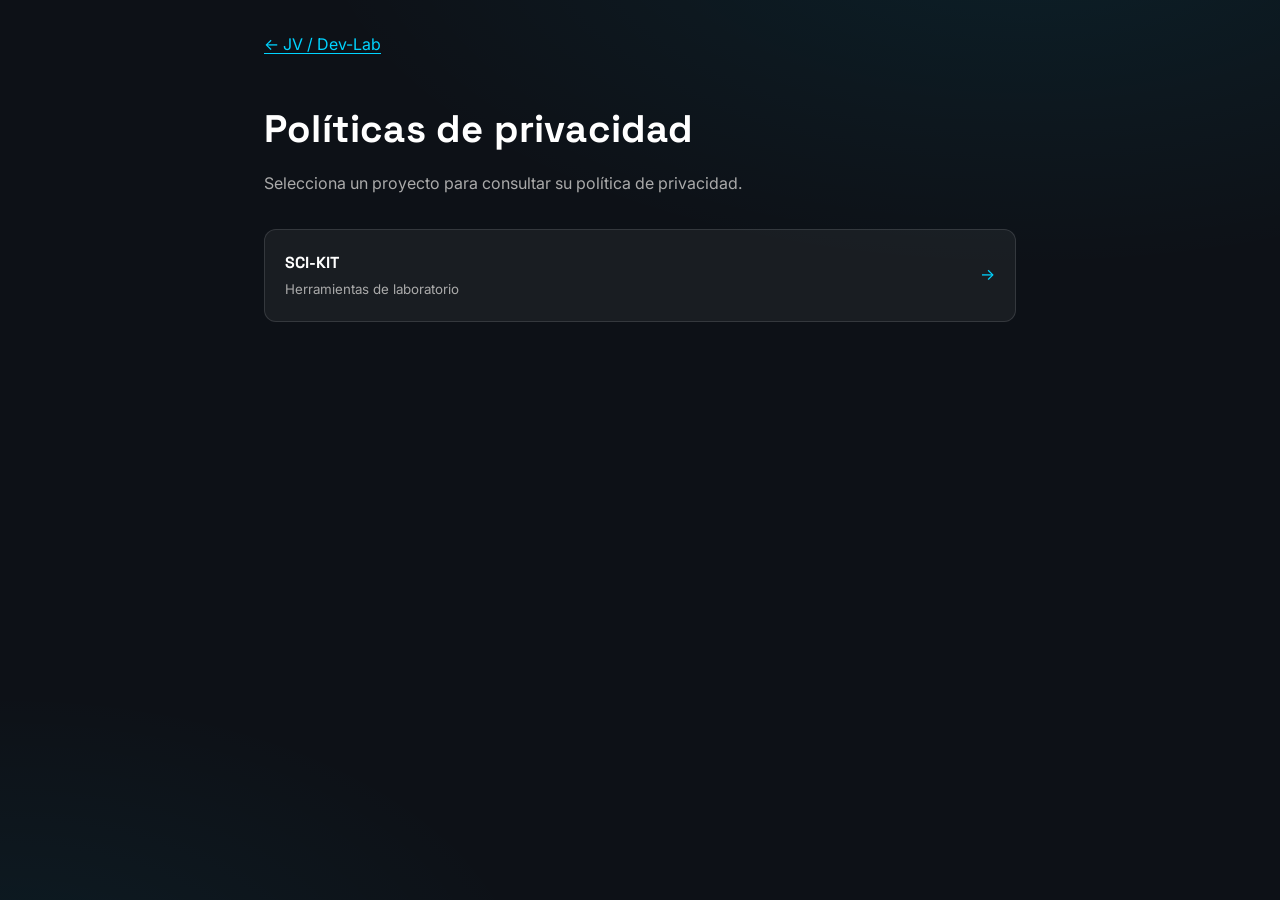
<file: docs/privacy-policies.html>
<!DOCTYPE html>
<html lang="es">
<head>
  <meta charset="UTF-8">
  <meta name="viewport" content="width=device-width, initial-scale=1.0">
  <title>Políticas de privacidad — JV / Dev-Lab</title>
  <meta name="description" content="Consulta la política de privacidad de cada proyecto de JV / Dev-Lab.">
  <meta name="theme-color" content="#0d1117">
  <link rel="icon" href="../assets/images/favicon.png" type="image/png">
  <link rel="preconnect" href="https://fonts.googleapis.com">
  <link rel="preconnect" href="https://fonts.gstatic.com" crossorigin>
  <link href="https://fonts.googleapis.com/css2?family=Inter:wght@400;600&family=Space+Grotesk:wght@500;700&display=swap" rel="stylesheet">
  <link rel="stylesheet" href="../assets/styles/style.css?v=3.0.0">
  <style>
    .policies-page { max-width: 800px; margin: 0 auto; padding: 32px 24px 64px; }
    .policies-back { display: inline-block; margin-bottom: 40px; color: var(--accent); text-underline-offset: 3px; }
    .policies-page h1 { font-size: clamp(1.6rem, 5vw, 2.4rem); margin-bottom: 12px; }
    .policies-intro { color: var(--muted); margin-bottom: 32px; }
    .policies-list { list-style: none; display: grid; gap: 12px; }
    .policies-list a { display: flex; align-items: center; justify-content: space-between; gap: 16px; padding: 20px; background: var(--card-bg); border: 1px solid rgba(255, 255, 255, 0.12); border-radius: 12px; color: var(--text-color); text-decoration: none; transition: background 0.2s ease, border-color 0.2s ease; }
    .policies-list a:hover, .policies-list a:focus-visible { background: var(--accent-soft); border-color: var(--accent); }
    .policies-list strong { font-family: var(--font-display); }
    .policies-list small { display: block; color: var(--muted); margin-top: 4px; }
    .policies-arrow { color: var(--accent); }
  </style>
</head>
<body>
  <a class="skip-link" href="#policies-list">Saltar a los proyectos</a>
  <main class="policies-page">
    <a class="policies-back" href="../index.html">← JV / Dev-Lab</a>
    <h1>Políticas de privacidad</h1>
    <p class="policies-intro">Selecciona un proyecto para consultar su política de privacidad.</p>
    <ul class="policies-list" id="policies-list" aria-label="Políticas por proyecto">
      <!-- Añadir un elemento li con su enlace por cada nueva política de proyecto. -->
      <li>
        <a href="./sci-kit-privacy-policy.html">
          <span><strong>SCI-KIT</strong><small>Herramientas de laboratorio</small></span>
          <span class="policies-arrow" aria-hidden="true">→</span>
        </a>
      </li>
    </ul>
  </main>
</body>
</html>
</file>
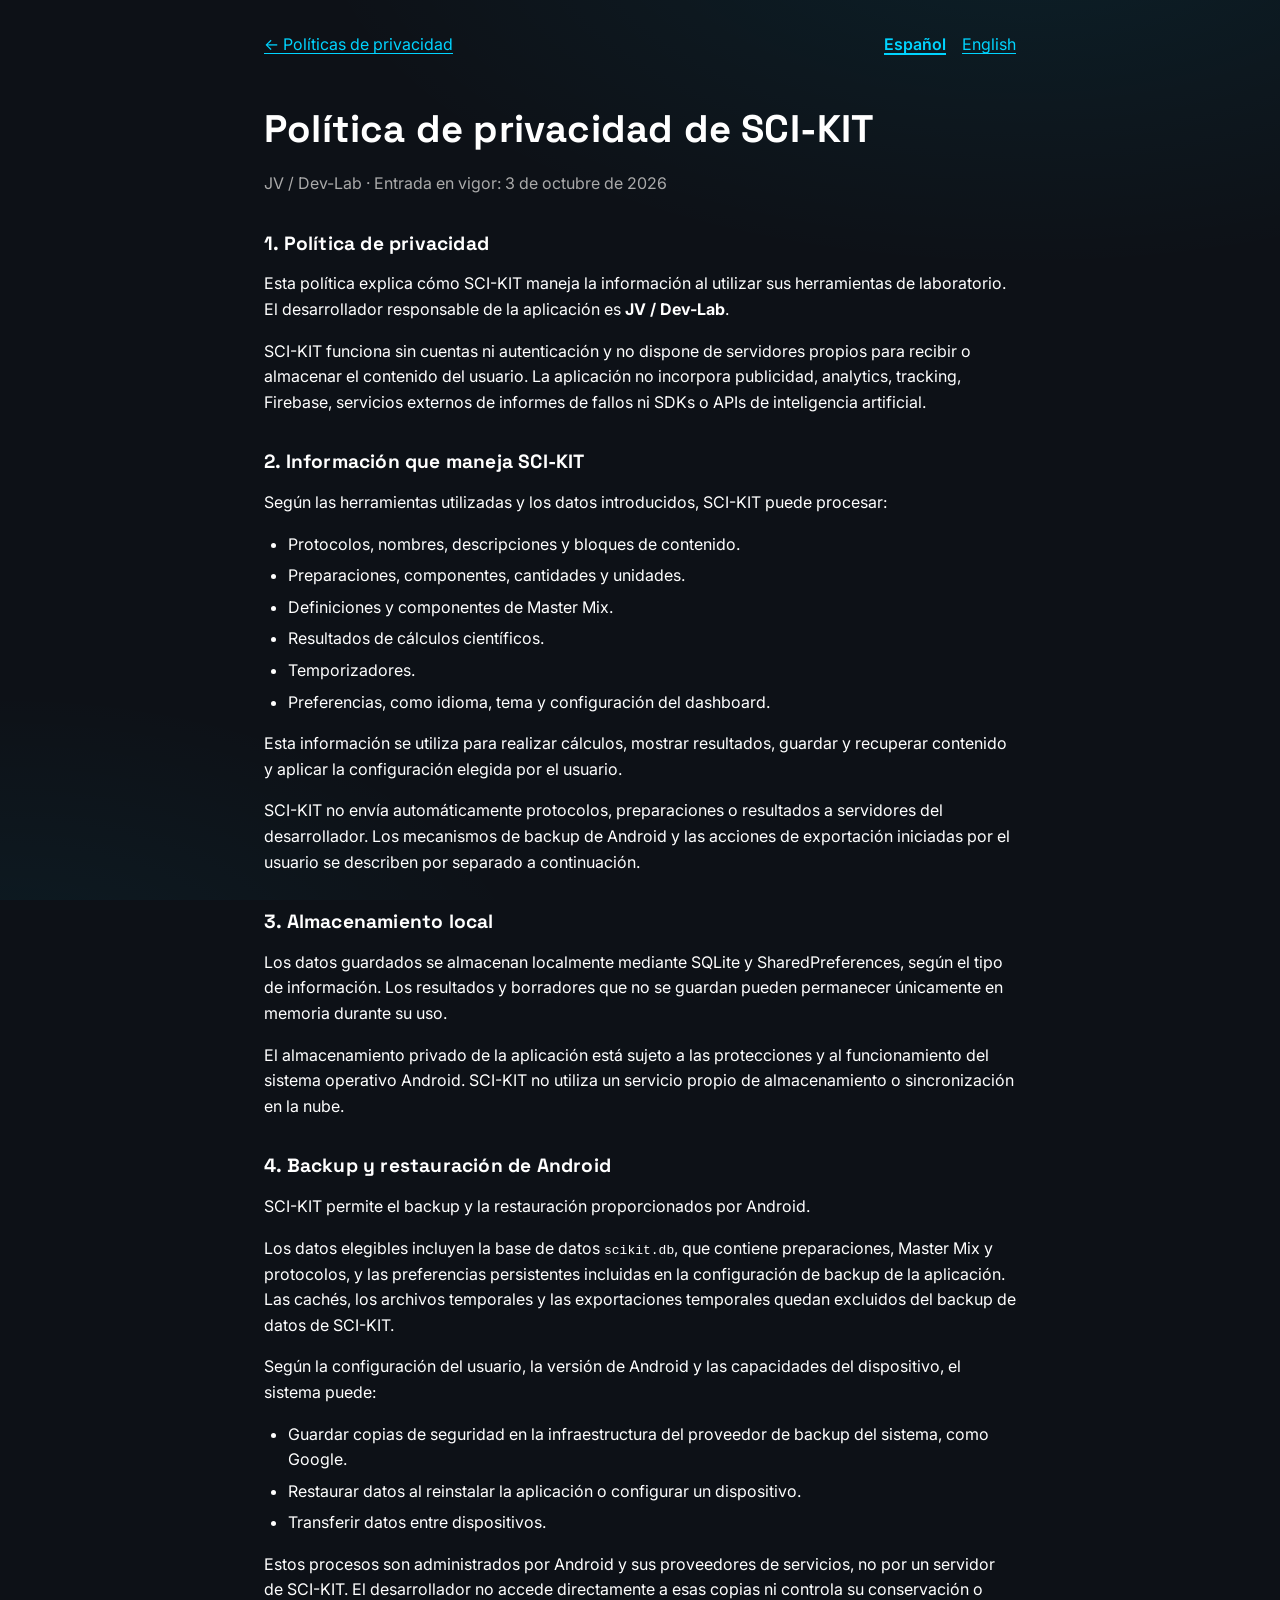
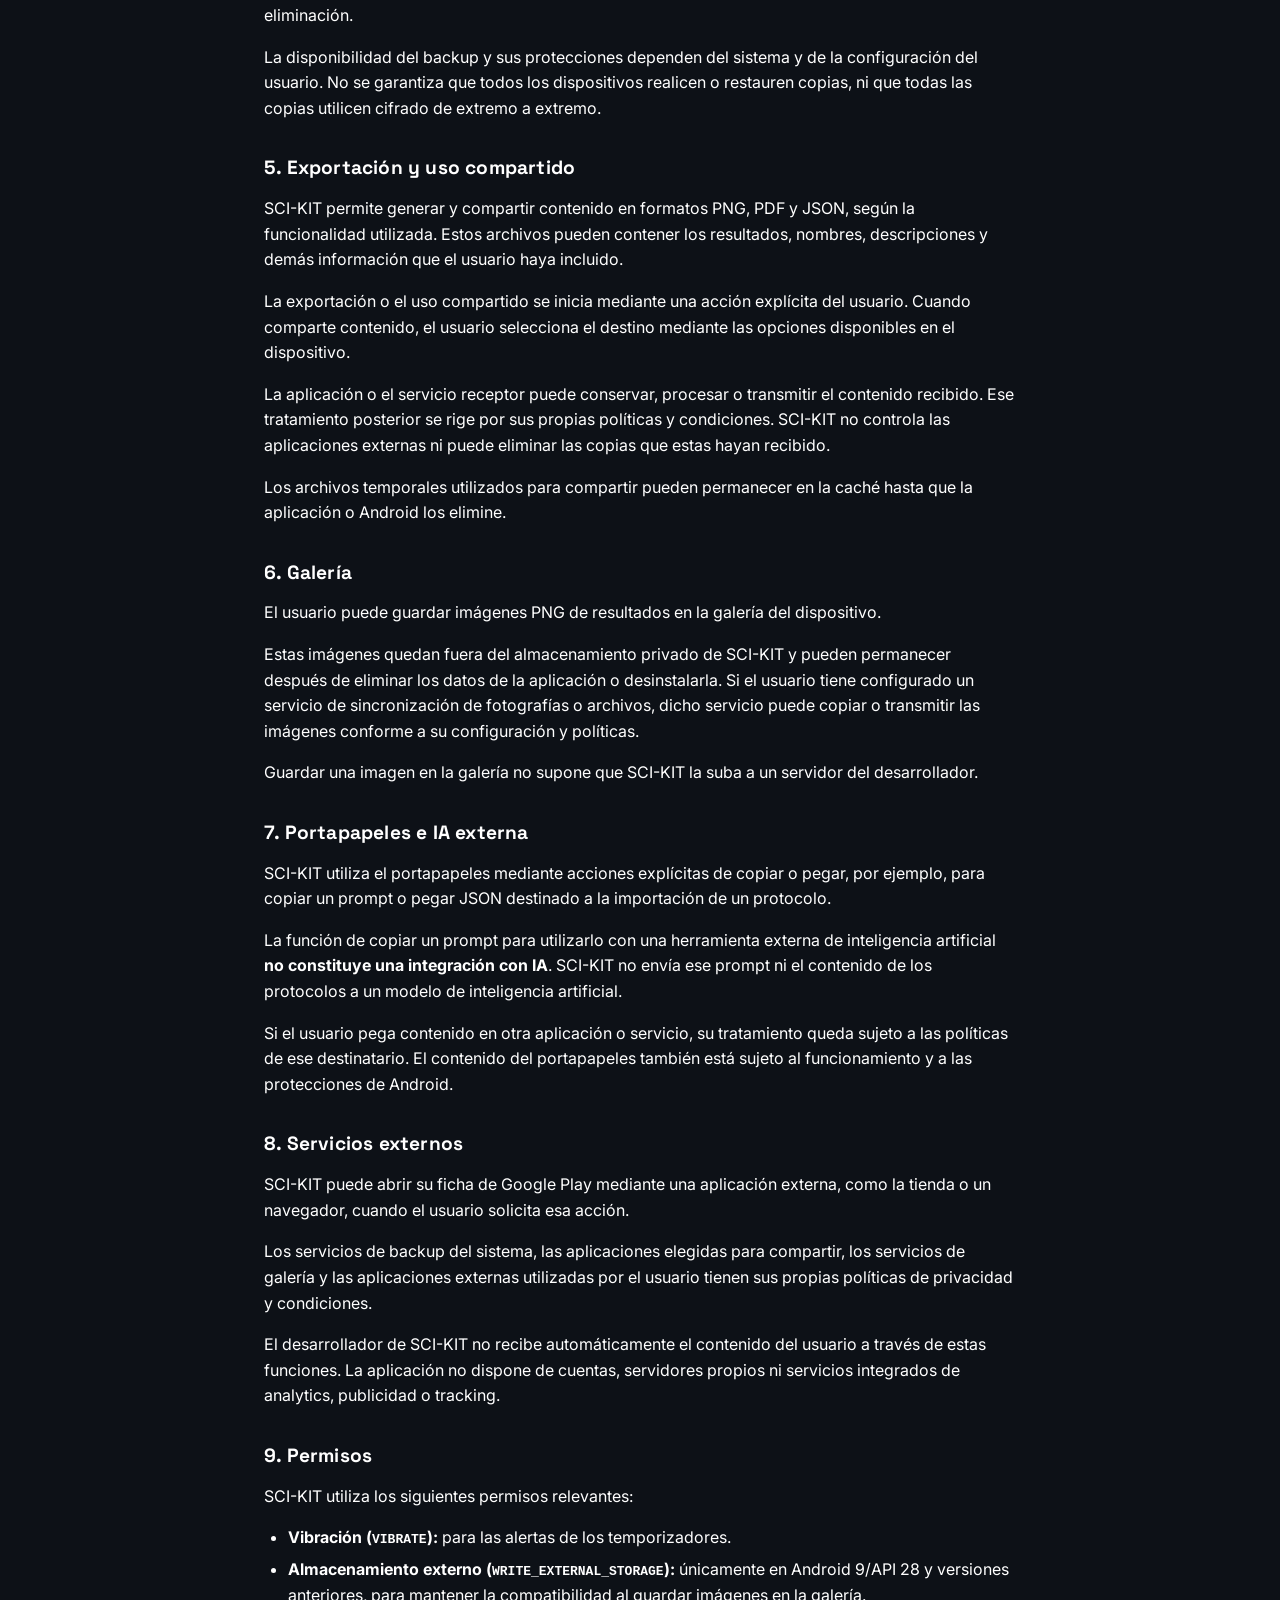
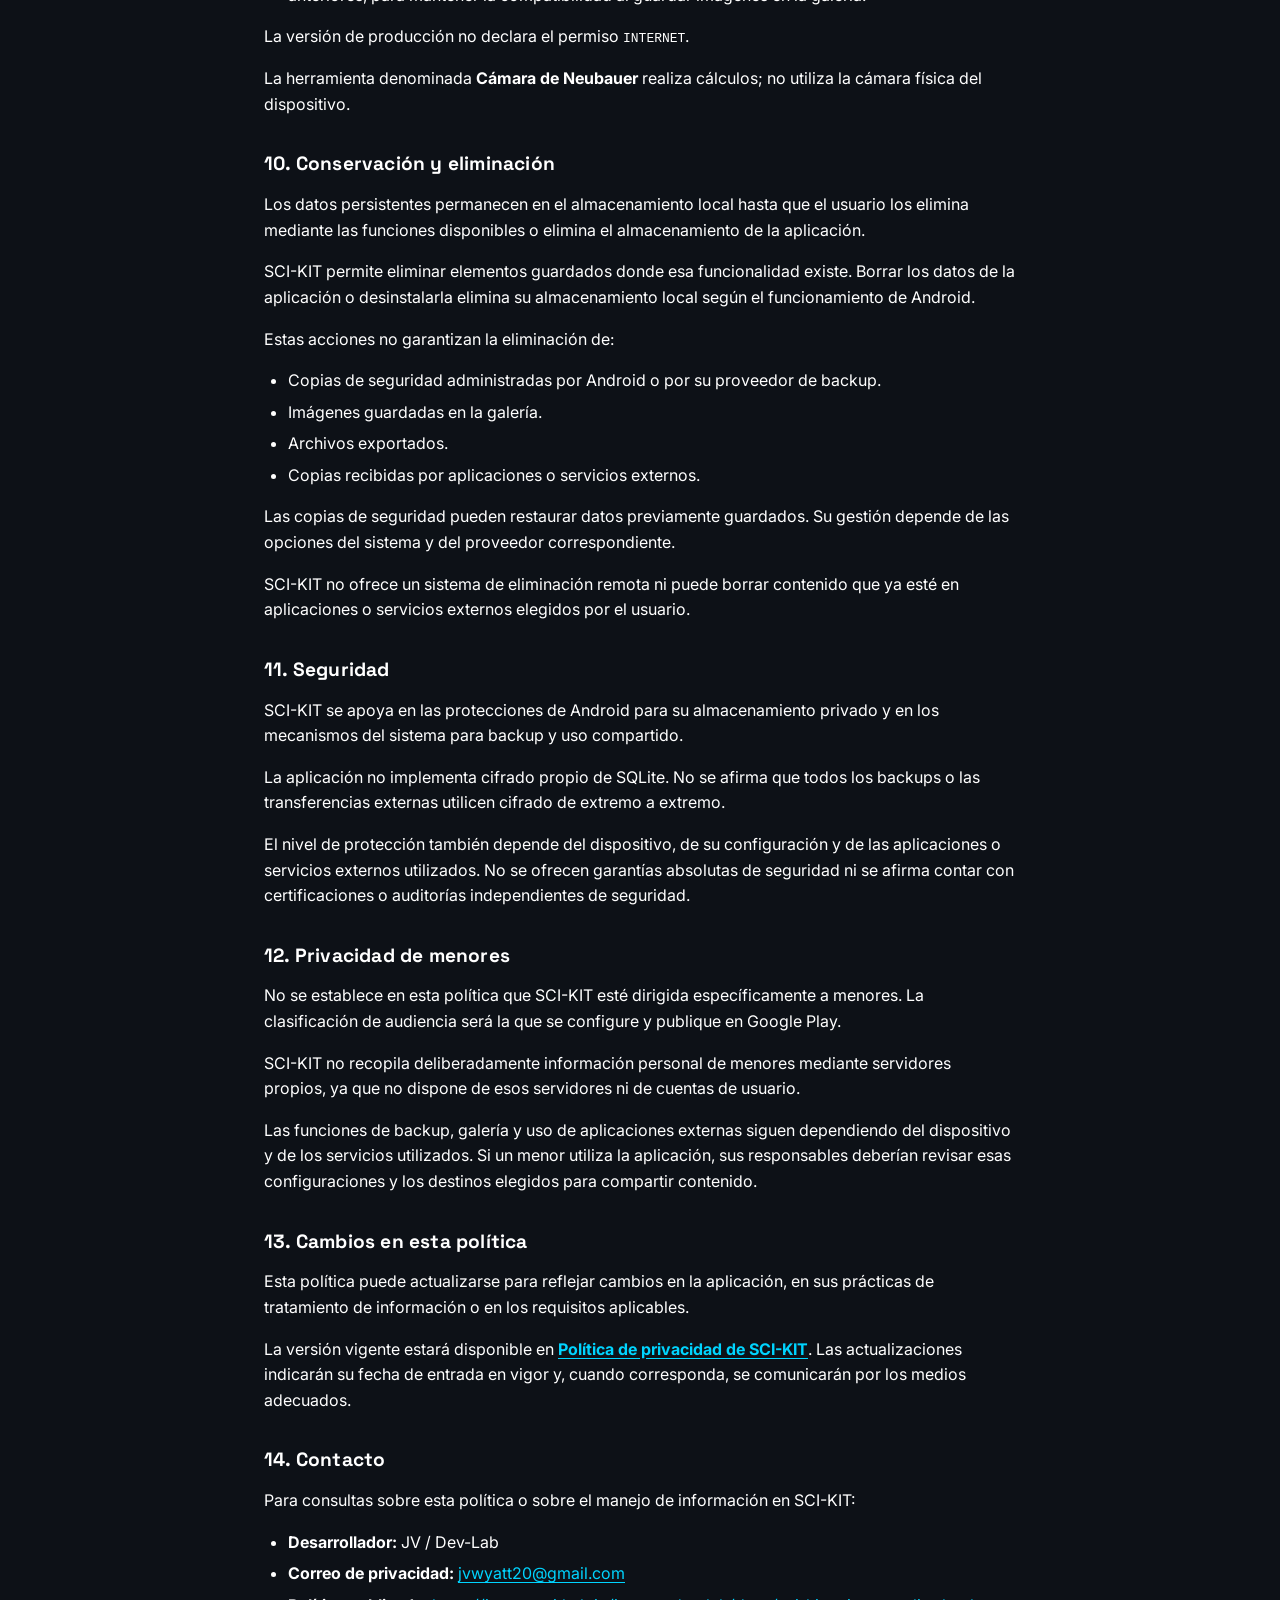
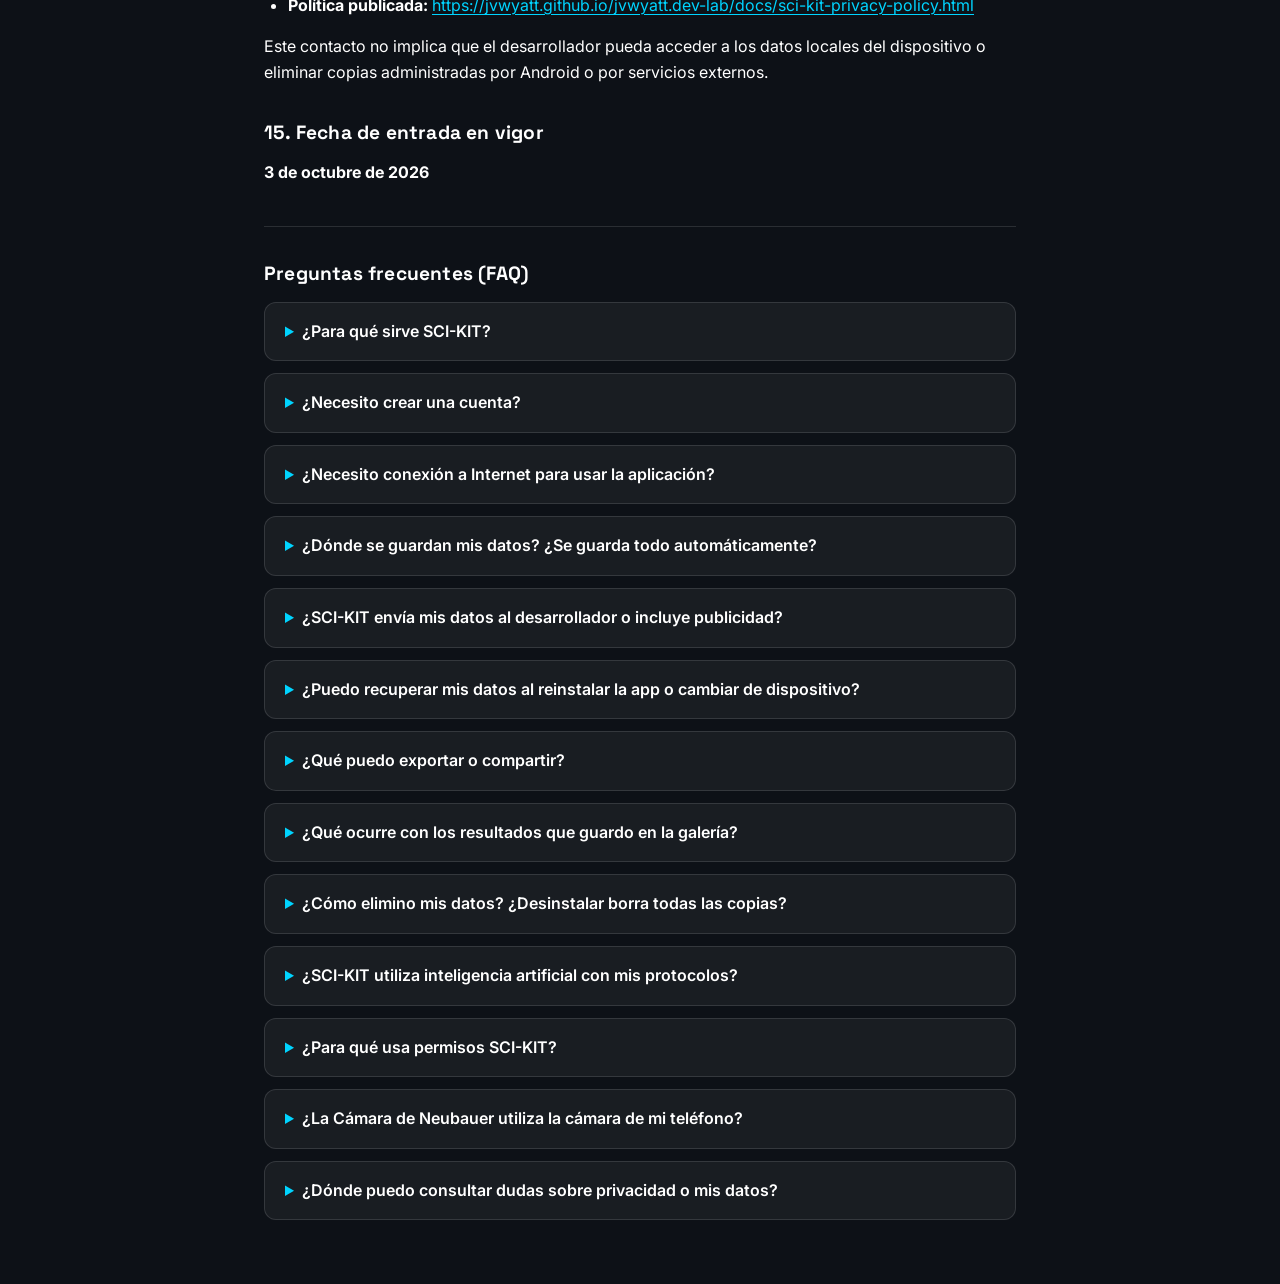
<file: docs/sci-kit-privacy-policy.html>
<!DOCTYPE html>
<html lang="es">
<head>
  <meta charset="UTF-8">
  <meta name="viewport" content="width=device-width, initial-scale=1.0">
  <title>Privacidad de SCI-KIT — JV / Dev-Lab</title>
  <meta name="description" content="Política de privacidad de SCI-KIT en español e inglés. Almacenamiento local, backup de Android, permisos y contacto.">
  <meta name="theme-color" content="#0d1117">
  <link rel="icon" href="../assets/images/favicon.png" type="image/png">
  <link rel="canonical" href="https://jvwyatt.github.io/jvwyatt.dev-lab/docs/sci-kit-privacy-policy.html">
  <link rel="preconnect" href="https://fonts.googleapis.com">
  <link rel="preconnect" href="https://fonts.gstatic.com" crossorigin>
  <link href="https://fonts.googleapis.com/css2?family=Inter:wght@400;600&family=Space+Grotesk:wght@500;700&display=swap" rel="stylesheet">
  <link rel="stylesheet" href="../assets/styles/style.css?v=3.0.0">
  <style>
    .policy-page { max-width: 800px; margin: 0 auto; padding: 32px 24px 64px; }
    .policy-page a { color: var(--accent); text-underline-offset: 3px; overflow-wrap: anywhere; }
    .policy-nav { display: flex; flex-wrap: wrap; justify-content: space-between; gap: 16px; margin-bottom: 40px; }
    .policy-languages { display: flex; flex-wrap: wrap; gap: 16px; }
    .policy-languages a[aria-current="true"] { font-weight: 600; text-decoration-thickness: 2px; }
    .policy-page h1 { font-size: clamp(1.6rem, 5vw, 2.4rem); margin-bottom: 12px; }
    .policy-meta { color: var(--muted); margin-bottom: 32px; }
    .policy-page article { scroll-margin-top: 24px; }
    .policy-page article + article { margin-top: 56px; padding-top: 40px; border-top: 1px solid rgba(255, 255, 255, 0.12); }
    .policy-single-language article + article { margin-top: 0; padding-top: 0; border-top: 0; }
    .policy-page article h2 { font-size: 1.2rem; margin: 32px 0 12px; }
    .policy-page article p, .policy-page article ul { margin-bottom: 16px; }
    .policy-page article ul { padding-left: 24px; }
    .policy-page article li + li { margin-top: 6px; }
    .policy-page code { overflow-wrap: anywhere; }
    .policy-page .scikit-faq { max-width: none; margin: 40px 0 0; padding: 0; border-top: 1px solid rgba(255, 255, 255, 0.12); }
    .policy-page .scikit-faq h2 { text-align: left; }
    .scikit-faq details { margin-top: 12px; background: var(--card-bg); border: 1px solid rgba(255, 255, 255, 0.12); border-radius: 12px; overflow-wrap: anywhere; }
    .scikit-faq summary { padding: 16px 20px; font-weight: 600; cursor: pointer; }
    .scikit-faq summary::marker { color: var(--accent); }
    .scikit-faq summary:hover { color: var(--accent); }
    .scikit-faq details[open] { border-color: var(--accent); }
    .policy-page .scikit-faq details p { margin: 0; padding: 0 20px 20px; }
  </style>
</head>
<body>
  <a class="skip-link" href="#es">Saltar a la política</a>
  <main class="policy-page">
    <nav class="policy-nav" aria-label="Navegación de la política">
      <a class="policy-back" href="./privacy-policies.html">← Políticas de privacidad</a>
      <div class="policy-languages">
        <a href="#es" lang="es" hreflang="es">Español</a>
        <a href="#en" lang="en" hreflang="en">English</a>
      </div>
    </nav>
    <h1>Política de privacidad de SCI-KIT</h1>
    <p class="policy-meta">JV / Dev-Lab · Entrada en vigor: <time datetime="2026-10-03">3 de octubre de 2026</time></p>

    <article id="es" lang="es" aria-label="Política completa en español">
      <h2>1. Política de privacidad</h2>
      <p>Esta política explica cómo SCI-KIT maneja la información al utilizar sus herramientas de laboratorio. El desarrollador responsable de la aplicación es <strong>JV / Dev-Lab</strong>.</p>
      <p>SCI-KIT funciona sin cuentas ni autenticación y no dispone de servidores propios para recibir o almacenar el contenido del usuario. La aplicación no incorpora publicidad, analytics, tracking, Firebase, servicios externos de informes de fallos ni SDKs o APIs de inteligencia artificial.</p>

      <h2>2. Información que maneja SCI-KIT</h2>
      <p>Según las herramientas utilizadas y los datos introducidos, SCI-KIT puede procesar:</p>
      <ul>
        <li>Protocolos, nombres, descripciones y bloques de contenido.</li>
        <li>Preparaciones, componentes, cantidades y unidades.</li>
        <li>Definiciones y componentes de Master Mix.</li>
        <li>Resultados de cálculos científicos.</li>
        <li>Temporizadores.</li>
        <li>Preferencias, como idioma, tema y configuración del dashboard.</li>
      </ul>
      <p>Esta información se utiliza para realizar cálculos, mostrar resultados, guardar y recuperar contenido y aplicar la configuración elegida por el usuario.</p>
      <p>SCI-KIT no envía automáticamente protocolos, preparaciones o resultados a servidores del desarrollador. Los mecanismos de backup de Android y las acciones de exportación iniciadas por el usuario se describen por separado a continuación.</p>

      <h2>3. Almacenamiento local</h2>
      <p>Los datos guardados se almacenan localmente mediante SQLite y SharedPreferences, según el tipo de información. Los resultados y borradores que no se guardan pueden permanecer únicamente en memoria durante su uso.</p>
      <p>El almacenamiento privado de la aplicación está sujeto a las protecciones y al funcionamiento del sistema operativo Android. SCI-KIT no utiliza un servicio propio de almacenamiento o sincronización en la nube.</p>

      <h2>4. Backup y restauración de Android</h2>
      <p>SCI-KIT permite el backup y la restauración proporcionados por Android.</p>
      <p>Los datos elegibles incluyen la base de datos <code>scikit.db</code>, que contiene preparaciones, Master Mix y protocolos, y las preferencias persistentes incluidas en la configuración de backup de la aplicación. Las cachés, los archivos temporales y las exportaciones temporales quedan excluidos del backup de datos de SCI-KIT.</p>
      <p>Según la configuración del usuario, la versión de Android y las capacidades del dispositivo, el sistema puede:</p>
      <ul>
        <li>Guardar copias de seguridad en la infraestructura del proveedor de backup del sistema, como Google.</li>
        <li>Restaurar datos al reinstalar la aplicación o configurar un dispositivo.</li>
        <li>Transferir datos entre dispositivos.</li>
      </ul>
      <p>Estos procesos son administrados por Android y sus proveedores de servicios, no por un servidor de SCI-KIT. El desarrollador no accede directamente a esas copias ni controla su conservación o eliminación.</p>
      <p>La disponibilidad del backup y sus protecciones dependen del sistema y de la configuración del usuario. No se garantiza que todos los dispositivos realicen o restauren copias, ni que todas las copias utilicen cifrado de extremo a extremo.</p>

      <h2>5. Exportación y uso compartido</h2>
      <p>SCI-KIT permite generar y compartir contenido en formatos PNG, PDF y JSON, según la funcionalidad utilizada. Estos archivos pueden contener los resultados, nombres, descripciones y demás información que el usuario haya incluido.</p>
      <p>La exportación o el uso compartido se inicia mediante una acción explícita del usuario. Cuando comparte contenido, el usuario selecciona el destino mediante las opciones disponibles en el dispositivo.</p>
      <p>La aplicación o el servicio receptor puede conservar, procesar o transmitir el contenido recibido. Ese tratamiento posterior se rige por sus propias políticas y condiciones. SCI-KIT no controla las aplicaciones externas ni puede eliminar las copias que estas hayan recibido.</p>
      <p>Los archivos temporales utilizados para compartir pueden permanecer en la caché hasta que la aplicación o Android los elimine.</p>

      <h2>6. Galería</h2>
      <p>El usuario puede guardar imágenes PNG de resultados en la galería del dispositivo.</p>
      <p>Estas imágenes quedan fuera del almacenamiento privado de SCI-KIT y pueden permanecer después de eliminar los datos de la aplicación o desinstalarla. Si el usuario tiene configurado un servicio de sincronización de fotografías o archivos, dicho servicio puede copiar o transmitir las imágenes conforme a su configuración y políticas.</p>
      <p>Guardar una imagen en la galería no supone que SCI-KIT la suba a un servidor del desarrollador.</p>

      <h2>7. Portapapeles e IA externa</h2>
      <p>SCI-KIT utiliza el portapapeles mediante acciones explícitas de copiar o pegar, por ejemplo, para copiar un prompt o pegar JSON destinado a la importación de un protocolo.</p>
      <p>La función de copiar un prompt para utilizarlo con una herramienta externa de inteligencia artificial <strong>no constituye una integración con IA</strong>. SCI-KIT no envía ese prompt ni el contenido de los protocolos a un modelo de inteligencia artificial.</p>
      <p>Si el usuario pega contenido en otra aplicación o servicio, su tratamiento queda sujeto a las políticas de ese destinatario. El contenido del portapapeles también está sujeto al funcionamiento y a las protecciones de Android.</p>

      <h2>8. Servicios externos</h2>
      <p>SCI-KIT puede abrir su ficha de Google Play mediante una aplicación externa, como la tienda o un navegador, cuando el usuario solicita esa acción.</p>
      <p>Los servicios de backup del sistema, las aplicaciones elegidas para compartir, los servicios de galería y las aplicaciones externas utilizadas por el usuario tienen sus propias políticas de privacidad y condiciones.</p>
      <p>El desarrollador de SCI-KIT no recibe automáticamente el contenido del usuario a través de estas funciones. La aplicación no dispone de cuentas, servidores propios ni servicios integrados de analytics, publicidad o tracking.</p>

      <h2>9. Permisos</h2>
      <p>SCI-KIT utiliza los siguientes permisos relevantes:</p>
      <ul>
        <li><strong>Vibración (<code>VIBRATE</code>):</strong> para las alertas de los temporizadores.</li>
        <li><strong>Almacenamiento externo (<code>WRITE_EXTERNAL_STORAGE</code>):</strong> únicamente en Android 9/API 28 y versiones anteriores, para mantener la compatibilidad al guardar imágenes en la galería.</li>
      </ul>
      <p>La versión de producción no declara el permiso <code>INTERNET</code>.</p>
      <p>La herramienta denominada <strong>Cámara de Neubauer</strong> realiza cálculos; no utiliza la cámara física del dispositivo.</p>

      <h2>10. Conservación y eliminación</h2>
      <p>Los datos persistentes permanecen en el almacenamiento local hasta que el usuario los elimina mediante las funciones disponibles o elimina el almacenamiento de la aplicación.</p>
      <p>SCI-KIT permite eliminar elementos guardados donde esa funcionalidad existe. Borrar los datos de la aplicación o desinstalarla elimina su almacenamiento local según el funcionamiento de Android.</p>
      <p>Estas acciones no garantizan la eliminación de:</p>
      <ul>
        <li>Copias de seguridad administradas por Android o por su proveedor de backup.</li>
        <li>Imágenes guardadas en la galería.</li>
        <li>Archivos exportados.</li>
        <li>Copias recibidas por aplicaciones o servicios externos.</li>
      </ul>
      <p>Las copias de seguridad pueden restaurar datos previamente guardados. Su gestión depende de las opciones del sistema y del proveedor correspondiente.</p>
      <p>SCI-KIT no ofrece un sistema de eliminación remota ni puede borrar contenido que ya esté en aplicaciones o servicios externos elegidos por el usuario.</p>

      <h2>11. Seguridad</h2>
      <p>SCI-KIT se apoya en las protecciones de Android para su almacenamiento privado y en los mecanismos del sistema para backup y uso compartido.</p>
      <p>La aplicación no implementa cifrado propio de SQLite. No se afirma que todos los backups o las transferencias externas utilicen cifrado de extremo a extremo.</p>
      <p>El nivel de protección también depende del dispositivo, de su configuración y de las aplicaciones o servicios externos utilizados. No se ofrecen garantías absolutas de seguridad ni se afirma contar con certificaciones o auditorías independientes de seguridad.</p>

      <h2>12. Privacidad de menores</h2>
      <p>No se establece en esta política que SCI-KIT esté dirigida específicamente a menores. La clasificación de audiencia será la que se configure y publique en Google Play.</p>
      <p>SCI-KIT no recopila deliberadamente información personal de menores mediante servidores propios, ya que no dispone de esos servidores ni de cuentas de usuario.</p>
      <p>Las funciones de backup, galería y uso de aplicaciones externas siguen dependiendo del dispositivo y de los servicios utilizados. Si un menor utiliza la aplicación, sus responsables deberían revisar esas configuraciones y los destinos elegidos para compartir contenido.</p>

      <h2>13. Cambios en esta política</h2>
      <p>Esta política puede actualizarse para reflejar cambios en la aplicación, en sus prácticas de tratamiento de información o en los requisitos aplicables.</p>
      <p>La versión vigente estará disponible en <strong><a href="https://jvwyatt.github.io/jvwyatt.dev-lab/docs/sci-kit-privacy-policy.html">Política de privacidad de SCI-KIT</a></strong>. Las actualizaciones indicarán su fecha de entrada en vigor y, cuando corresponda, se comunicarán por los medios adecuados.</p>

      <h2>14. Contacto</h2>
      <p>Para consultas sobre esta política o sobre el manejo de información en SCI-KIT:</p>
      <ul>
        <li><strong>Desarrollador:</strong> JV / Dev-Lab</li>
        <li><strong>Correo de privacidad:</strong> <a href="mailto:jvwyatt20@gmail.com">jvwyatt20@gmail.com</a></li>
        <li><strong>Política publicada:</strong> <a href="https://jvwyatt.github.io/jvwyatt.dev-lab/docs/sci-kit-privacy-policy.html">https://jvwyatt.github.io/jvwyatt.dev-lab/docs/sci-kit-privacy-policy.html</a></li>
      </ul>
      <p>Este contacto no implica que el desarrollador pueda acceder a los datos locales del dispositivo o eliminar copias administradas por Android o por servicios externos.</p>

      <h2>15. Fecha de entrada en vigor</h2>
      <p><strong><time datetime="2026-10-03">3 de octubre de 2026</time></strong></p>

      <section class="scikit-faq" aria-labelledby="faq-es-title">
        <h2 id="faq-es-title">Preguntas frecuentes (FAQ)</h2>
        <details>
          <summary>¿Para qué sirve SCI-KIT?</summary>
          <p>SCI-KIT reúne herramientas de laboratorio para realizar cálculos científicos, trabajar con preparaciones, Master Mix y protocolos, y utilizar temporizadores. También permite guardar y recuperar contenido y ajustar preferencias como el idioma, el tema y el dashboard.</p>
        </details>
        <details>
          <summary>¿Necesito crear una cuenta?</summary>
          <p>No. SCI-KIT funciona sin cuentas ni inicio de sesión.</p>
        </details>
        <details>
          <summary>¿Necesito conexión a Internet para usar la aplicación?</summary>
          <p>Las herramientas de SCI-KIT funcionan localmente y la versión de producción no declara el permiso de Internet. Los servicios externos que elijas usar, como Google Play o una aplicación para compartir archivos, y las copias de seguridad de Android pueden necesitar conexión.</p>
        </details>
        <details>
          <summary>¿Dónde se guardan mis datos? ¿Se guarda todo automáticamente?</summary>
          <p>El contenido guardado y las preferencias se almacenan en el dispositivo. Los resultados y borradores que no guardes pueden permanecer solo en memoria durante su uso; no debes asumir que se conservarán. SCI-KIT no tiene un servicio propio de almacenamiento o sincronización en la nube.</p>
        </details>
        <details>
          <summary>¿SCI-KIT envía mis datos al desarrollador o incluye publicidad?</summary>
          <p>No envía automáticamente tus protocolos, preparaciones ni resultados al desarrollador y no tiene servidores propios para recibirlos. Tampoco incorpora publicidad, analítica, seguimiento ni servicios externos de informes de fallos. Las copias de Android y las aplicaciones externas que uses se rigen por sus propias condiciones.</p>
        </details>
        <details>
          <summary>¿Puedo recuperar mis datos al reinstalar la app o cambiar de dispositivo?</summary>
          <p>Android puede realizar copias, restaurar datos y transferirlos entre dispositivos, según su versión, el dispositivo y tu configuración. Los datos elegibles incluyen preparaciones, Master Mix, protocolos y preferencias persistentes; no incluyen cachés ni exportaciones temporales. La creación y restauración de copias no está garantizada y el desarrollador no puede acceder directamente a ellas.</p>
        </details>
        <details>
          <summary>¿Qué puedo exportar o compartir?</summary>
          <p>Según la herramienta, puedes generar y compartir contenido en PNG, PDF o JSON. Tú inicias la acción y eliges el destino. Los archivos pueden incluir resultados, nombres y descripciones que hayas introducido; la aplicación receptora los tratará según sus propias políticas.</p>
        </details>
        <details>
          <summary>¿Qué ocurre con los resultados que guardo en la galería?</summary>
          <p>Las imágenes PNG se guardan fuera del almacenamiento privado de SCI-KIT y pueden permanecer tras desinstalarla. Guardarlas no las envía al desarrollador, pero un servicio de sincronización de fotos o archivos puede copiarlas según tu configuración.</p>
        </details>
        <details>
          <summary>¿Cómo elimino mis datos? ¿Desinstalar borra todas las copias?</summary>
          <p>Puedes eliminar elementos guardados donde exista esa opción, borrar los datos de la aplicación desde Android o desinstalarla para eliminar su almacenamiento local. Esto no garantiza borrar copias de seguridad, imágenes de la galería, exportaciones ni archivos compartidos. Debes gestionar esas copias en el sistema o servicio correspondiente; un backup puede restaurar datos anteriores.</p>
        </details>
        <details>
          <summary>¿SCI-KIT utiliza inteligencia artificial con mis protocolos?</summary>
          <p>No integra servicios de IA ni envía protocolos a un modelo. Copiar un prompt solo lo coloca en el portapapeles; también puedes pegar JSON para importar un protocolo. Si pegas contenido en una herramienta externa de IA, se aplican las políticas de esa herramienta.</p>
        </details>
        <details>
          <summary>¿Para qué usa permisos SCI-KIT?</summary>
          <p>La vibración se utiliza para las alertas de los temporizadores. En Android 9 y versiones anteriores, el permiso de almacenamiento externo permite guardar imágenes en la galería.</p>
        </details>
        <details>
          <summary>¿La Cámara de Neubauer utiliza la cámara de mi teléfono?</summary>
          <p>No. El nombre se refiere a un portaobjetos especial utilizado para contar células al microscopio. La herramienta de SCI-KIT facilita los cálculos asociados a ese recuento, sin utilizar la cámara del teléfono.</p>
        </details>
        <details>
          <summary>¿Dónde puedo consultar dudas sobre privacidad o mis datos?</summary>
          <p>Consulta la <a href="#es">política de privacidad completa</a> de esta página. Si tu duda no está resuelta, puedes escribir a <a href="mailto:jvwyatt20@gmail.com">jvwyatt20@gmail.com</a>, el contacto publicado para privacidad y manejo de información. El desarrollador no puede acceder a tus datos locales ni borrar copias gestionadas por Android o servicios externos.</p>
        </details>
      </section>
    </article>

    <article id="en" lang="en" aria-labelledby="english-title">
      <h2 id="english-title">SCI-KIT Privacy Policy</h2>
      <h2>1. Privacy Policy</h2>
      <p>This policy explains how SCI-KIT handles information when you use its laboratory tools. The developer responsible for the application is <strong>JV / Dev-Lab</strong>.</p>
      <p>SCI-KIT operates without accounts or authentication and does not have its own servers to receive or store user content. The application does not incorporate advertising, analytics, tracking, Firebase, external crash-reporting services, or artificial intelligence SDKs or APIs.</p>

      <h2>2. Information SCI-KIT handles</h2>
      <p>Depending on the tools used and the information entered, SCI-KIT may process:</p>
      <ul>
        <li>Protocols, names, descriptions, and content blocks.</li>
        <li>Preparations, components, quantities, and units.</li>
        <li>Master Mix definitions and components.</li>
        <li>Scientific calculation results.</li>
        <li>Timers.</li>
        <li>Preferences, such as language, theme, and dashboard configuration.</li>
      </ul>
      <p>This information is used to perform calculations, display results, save and retrieve content, and apply the settings selected by the user.</p>
      <p>SCI-KIT does not automatically send protocols, preparations, or results to the developer’s servers. Android backup mechanisms and user-initiated export actions are described separately below.</p>

      <h2>3. Local storage</h2>
      <p>Saved data is stored locally using SQLite and SharedPreferences, depending on the type of information. Results and drafts that are not saved may remain only in memory while in use.</p>
      <p>The application’s private storage is subject to the protections and operation of the Android operating system. SCI-KIT does not use its own cloud storage or synchronization service.</p>

      <h2>4. Android backup and restoration</h2>
      <p>SCI-KIT allows backup and restoration provided by Android.</p>
      <p>Eligible data includes the <code>scikit.db</code> database, which contains preparations, Master Mix, and protocols, and the persistent preferences included in the application’s backup configuration. Caches, temporary files, and temporary exports are excluded from SCI-KIT’s app-data backup.</p>
      <p>Depending on the user’s settings, the Android version, and the device’s capabilities, the system may:</p>
      <ul>
        <li>Store backups in the infrastructure of the system’s backup provider, such as Google.</li>
        <li>Restore data when the application is reinstalled or a device is set up.</li>
        <li>Transfer data between devices.</li>
      </ul>
      <p>These processes are managed by Android and its service providers, not by a SCI-KIT server. The developer does not directly access these backups or control their retention or deletion.</p>
      <p>Backup availability and protections depend on the system and the user’s settings. There is no guarantee that every device will create or restore backups or that every backup will use end-to-end encryption.</p>

      <h2>5. Exporting and sharing</h2>
      <p>SCI-KIT allows content to be generated and shared in PNG, PDF, and JSON formats, depending on the feature used. These files may contain results, names, descriptions, and other information included by the user.</p>
      <p>Exporting or sharing is initiated by an explicit user action. When sharing content, the user selects the destination through the options available on the device.</p>
      <p>The receiving application or service may retain, process, or transmit the content it receives. This subsequent handling is governed by its own policies and terms. SCI-KIT does not control external applications and cannot delete copies they have received.</p>
      <p>Temporary files used for sharing may remain in the cache until the application or Android removes them.</p>

      <h2>6. Gallery</h2>
      <p>Users can save PNG images of results to the device’s gallery.</p>
      <p>These images are stored outside SCI-KIT’s private storage and may remain after the application’s data is cleared or the application is uninstalled. If the user has configured a photo or file synchronization service, that service may copy or transmit the images according to its settings and policies.</p>
      <p>Saving an image to the gallery does not mean that SCI-KIT uploads it to a developer-operated server.</p>

      <h2>7. Clipboard and external AI</h2>
      <p>SCI-KIT uses the clipboard through explicit copy or paste actions, for example, to copy a prompt or paste JSON for importing a protocol.</p>
      <p>The feature that copies a prompt for use with an external artificial intelligence tool <strong>is not an AI integration</strong>. SCI-KIT does not send that prompt or protocol content to an artificial intelligence model.</p>
      <p>If the user pastes content into another application or service, its handling is subject to the recipient’s policies. Clipboard content is also subject to Android’s operation and protections.</p>

      <h2>8. External services</h2>
      <p>SCI-KIT can open its Google Play listing through an external application, such as the store or a browser, when the user requests that action.</p>
      <p>System backup services, applications selected for sharing, gallery services, and external applications used by the user have their own privacy policies and terms.</p>
      <p>The SCI-KIT developer does not automatically receive user content through these features. The application has no accounts, developer-operated servers, or integrated analytics, advertising, or tracking services.</p>

      <h2>9. Permissions</h2>
      <p>SCI-KIT uses the following relevant permissions:</p>
      <ul>
        <li><strong>Vibration (<code>VIBRATE</code>):</strong> for timer alerts.</li>
        <li><strong>External storage (<code>WRITE_EXTERNAL_STORAGE</code>):</strong> only on Android 9/API 28 and earlier versions, to maintain compatibility when saving images to the gallery.</li>
      </ul>
      <p>The production version does not declare the <code>INTERNET</code> permission.</p>
      <p>The tool named <strong>Neubauer Chamber</strong> performs calculations; it does not use the device’s physical camera.</p>

      <h2>10. Retention and deletion</h2>
      <p>Persistent data remains in local storage until the user deletes it through the available features or removes the application’s storage.</p>
      <p>SCI-KIT allows saved items to be deleted where that functionality is available. Clearing the application’s data or uninstalling it removes its local storage according to Android’s operation.</p>
      <p>These actions do not guarantee the deletion of:</p>
      <ul>
        <li>Backups managed by Android or its backup provider.</li>
        <li>Images saved to the gallery.</li>
        <li>Exported files.</li>
        <li>Copies received by external applications or services.</li>
      </ul>
      <p>Backups may restore previously saved data. Their management depends on the system’s options and the relevant provider.</p>
      <p>SCI-KIT does not offer a remote deletion system and cannot delete content already held by external applications or services selected by the user.</p>

      <h2>11. Security</h2>
      <p>SCI-KIT relies on Android’s protections for its private storage and on system mechanisms for backup and sharing.</p>
      <p>The application does not implement its own SQLite encryption. No claim is made that all backups or external transfers use end-to-end encryption.</p>
      <p>The level of protection also depends on the device, its settings, and the external applications or services used. No absolute security guarantees are provided, and no security certifications or independent security audits are claimed.</p>

      <h2>12. Children’s privacy</h2>
      <p>This policy does not establish that SCI-KIT is specifically directed at children. Its audience classification will be the one configured and published on Google Play.</p>
      <p>SCI-KIT does not knowingly collect children’s personal information through developer-operated servers, because it has no such servers or user accounts.</p>
      <p>Backup, gallery, and external application features continue to depend on the device and the services used. If a child uses the application, their parent or guardian should review those settings and the destinations selected for sharing content.</p>

      <h2>13. Changes to this policy</h2>
      <p>This policy may be updated to reflect changes to the application, its information-handling practices, or applicable requirements.</p>
      <p>The current version will be available at <strong><a href="https://jvwyatt.github.io/jvwyatt.dev-lab/docs/sci-kit-privacy-policy.html">SCI-KIT Privacy Policy</a></strong>. Updates will state their effective date and, where appropriate, will be communicated through suitable means.</p>

      <h2>14. Contact</h2>
      <p>For questions about this policy or how SCI-KIT handles information:</p>
      <ul>
        <li><strong>Developer:</strong> JV / Dev-Lab</li>
        <li><strong>Privacy email:</strong> <a href="mailto:jvwyatt20@gmail.com">jvwyatt20@gmail.com</a></li>
        <li><strong>Published policy:</strong> <a href="https://jvwyatt.github.io/jvwyatt.dev-lab/docs/sci-kit-privacy-policy.html">https://jvwyatt.github.io/jvwyatt.dev-lab/docs/sci-kit-privacy-policy.html</a></li>
      </ul>
      <p>This contact does not imply that the developer can access local data on the device or delete backups managed by Android or external services.</p>

      <h2>15. Effective date</h2>
      <p><strong><time datetime="2026-10-03">October 3, 2026</time></strong></p>

      <section class="scikit-faq" aria-labelledby="faq-en-title">
        <h2 id="faq-en-title">Frequently asked questions (FAQ)</h2>
        <details>
          <summary>What is SCI-KIT for?</summary>
          <p>SCI-KIT brings together laboratory tools for scientific calculations, working with preparations, Master Mix and protocols, and using timers. It also lets you save and retrieve content and adjust preferences such as language, theme and dashboard settings.</p>
        </details>
        <details>
          <summary>Do I need to create an account?</summary>
          <p>No. SCI-KIT works without accounts or sign-in.</p>
        </details>
        <details>
          <summary>Do I need an Internet connection to use the app?</summary>
          <p>SCI-KIT’s tools work locally, and the production version does not declare the Internet permission. External services you choose to use, such as Google Play or a file-sharing app, and Android backups may need a connection.</p>
        </details>
        <details>
          <summary>Where is my data stored? Is everything saved automatically?</summary>
          <p>Saved content and preferences are stored on your device. Results and drafts you do not save may remain only in memory while in use; you should not assume they will be retained. SCI-KIT does not have its own cloud storage or synchronization service.</p>
        </details>
        <details>
          <summary>Does SCI-KIT send my data to the developer or include advertising?</summary>
          <p>It does not automatically send your protocols, preparations or results to the developer and has no servers of its own to receive them. It also has no advertising, analytics, tracking or external crash-reporting services. Android backups and external apps you use are governed by their own terms.</p>
        </details>
        <details>
          <summary>Can I recover my data after reinstalling the app or changing devices?</summary>
          <p>Android may back up, restore and transfer data between devices, depending on its version, your device and your settings. Eligible data includes preparations, Master Mix, protocols and persistent preferences; it excludes caches and temporary exports. Backup and restoration are not guaranteed, and the developer cannot access these backups directly.</p>
        </details>
        <details>
          <summary>What can I export or share?</summary>
          <p>Depending on the tool, you can generate and share content in PNG, PDF or JSON format. You initiate the action and choose the destination. Files may include results, names and descriptions you entered; the receiving app handles them under its own policies.</p>
        </details>
        <details>
          <summary>What happens to results I save to the gallery?</summary>
          <p>PNG images are saved outside SCI-KIT’s private storage and may remain after you uninstall it. Saving them does not send them to the developer, but a photo or file synchronization service may copy them according to your settings.</p>
        </details>
        <details>
          <summary>How do I delete my data? Does uninstalling delete all copies?</summary>
          <p>You can delete saved items where that option exists, clear the app’s data in Android or uninstall it to remove its local storage. This does not guarantee deletion of backups, gallery images, exports or shared files. Manage those copies in the relevant system or service; a backup may restore previous data.</p>
        </details>
        <details>
          <summary>Does SCI-KIT use artificial intelligence with my protocols?</summary>
          <p>It does not integrate AI services or send protocols to a model. Copying a prompt only places it on the clipboard; you can also paste JSON to import a protocol. If you paste content into an external AI tool, that tool’s policies apply.</p>
        </details>
        <details>
          <summary>What does SCI-KIT use permissions for?</summary>
          <p>Vibration is used for timer alerts. On Android 9 and earlier versions, external storage permission allows images to be saved to the gallery.</p>
        </details>
        <details>
          <summary>Does Neubauer Chamber use my phone’s camera?</summary>
          <p>No. The name refers to a specialized slide used to count cells under a microscope. The SCI-KIT tool helps with calculations associated with that count, without using your phone’s camera.</p>
        </details>
        <details>
          <summary>Where can I ask questions about privacy or my data?</summary>
          <p>Read the <a href="#en">full privacy policy</a> on this page. If your question remains unanswered, you can email <a href="mailto:jvwyatt20@gmail.com">jvwyatt20@gmail.com</a>, the published contact for privacy and information handling. The developer cannot access your local data or delete copies managed by Android or external services.</p>
        </details>
      </section>
    </article>
  </main>
  <script>
    (function policyLanguageSwitch() {
      const page = document.querySelector('.policy-page');
      const links = document.querySelectorAll('.policy-languages a');
      const articles = document.querySelectorAll('.policy-page article');
      const heading = page.querySelector('h1');
      const meta = page.querySelector('.policy-meta');
      const skipLink = document.querySelector('.skip-link');
      const translations = {
        es: {
          heading: 'Política de privacidad de SCI-KIT',
          title: 'Privacidad de SCI-KIT — JV / Dev-Lab',
          effective: 'JV / Dev-Lab · Entrada en vigor: ',
          date: '3 de octubre de 2026',
          skip: 'Saltar a la política',
          navigation: 'Navegación de la política',
          back: '← Políticas de privacidad'
        },
        en: {
          heading: 'SCI-KIT Privacy Policy',
          title: 'SCI-KIT Privacy — JV / Dev-Lab',
          effective: 'JV / Dev-Lab · Effective date: ',
          date: 'October 3, 2026',
          skip: 'Skip to the policy',
          navigation: 'Policy navigation',
          back: '← Privacy policies'
        }
      };

      const setLanguage = (language) => {
        const text = translations[language];
        articles.forEach((article) => { article.hidden = article.lang !== language; });
        links.forEach((link) => {
          if (link.lang === language) link.setAttribute('aria-current', 'true');
          else link.removeAttribute('aria-current');
        });
        document.documentElement.lang = language;
        document.title = text.title;
        heading.textContent = text.heading;
        meta.firstChild.textContent = text.effective;
        meta.querySelector('time').textContent = text.date;
        skipLink.textContent = text.skip;
        skipLink.setAttribute('href', '#' + language);
        page.querySelector('.policy-nav').setAttribute('aria-label', text.navigation);
        page.querySelector('.policy-back').textContent = text.back;
      };

      page.classList.add('policy-single-language');
      setLanguage(window.location.hash === '#en' ? 'en' : 'es');
      links.forEach((link) => {
        link.addEventListener('click', (event) => {
          event.preventDefault();
          setLanguage(link.lang);
        });
      });
    })();
  </script>
</body>
</html>
</file>
<file: assets/styles/style.css>
/* ===================== VARIABLES ===================== */
:root {
  --bg-color: #0d1117;
  --card-bg: rgba(255, 255, 255, 0.05);
  --accent: #00d4ff;
  --accent-soft: rgba(0, 212, 255, 0.12);
  --text-color: #fff;
  --muted: #aaa;
  --font-main: 'Inter', system-ui, -apple-system, 'Segoe UI', Arial, sans-serif;
  --font-display: 'Space Grotesk', var(--font-main);
  --border-radius: 16px;
  --shadow: 0 2px 16px 0 #00d4ff22;
  --header-h: 70px;
}

/* ===================== RESET Y BASE ===================== */
* {
  margin: 0;
  padding: 0;
  box-sizing: border-box;
}

html {
  scroll-behavior: smooth;
  scroll-padding-top: calc(var(--header-h) + 12px);
}

body {
  font-family: var(--font-main);
  background:
    radial-gradient(1200px 600px at 80% -10%, rgba(0, 212, 255, 0.08), transparent 60%),
    radial-gradient(900px 500px at 0% 110%, rgba(0, 212, 255, 0.06), transparent 60%),
    var(--bg-color);
  background-attachment: fixed;
  color: var(--text-color);
  line-height: 1.6;
}

h1, h2, h3 {
  font-family: var(--font-display);
  letter-spacing: 0.2px;
}

img {
  max-width: 100%;
  height: auto;
}

::selection {
  background: var(--accent);
  color: var(--bg-color);
}

:focus-visible {
  outline: 3px solid var(--accent);
  outline-offset: 3px;
  border-radius: 4px;
}

/* Scrollbar */
::-webkit-scrollbar {
  width: 10px;
}
::-webkit-scrollbar-track {
  background: var(--bg-color);
}
::-webkit-scrollbar-thumb {
  background: #243447;
  border-radius: 6px;
}
::-webkit-scrollbar-thumb:hover {
  background: var(--accent);
}

/* ===================== ACCESIBILIDAD ===================== */
.skip-link {
  position: absolute;
  left: -9999px;
  top: 0;
  z-index: 2000;
  background: var(--accent);
  color: var(--bg-color);
  padding: 10px 16px;
  border-radius: 0 0 10px 0;
  font-weight: 600;
  text-decoration: none;
}
.skip-link:focus {
  left: 0;
}

/* ===================== HEADER ===================== */
header {
  display: flex;
  justify-content: space-between;
  align-items: center;
  padding: 0 50px;
  height: var(--header-h);
  background: rgba(13, 17, 23, 0.8);
  backdrop-filter: blur(10px);
  position: fixed;
  width: 100%;
  top: 0;
  z-index: 1000;
  box-shadow: 0 1px 0 rgba(255, 255, 255, 0.06);
}

.logo a {
  font-size: 1.4rem;
  text-decoration: none;
  color: var(--text-color);
  font-weight: bold;
  font-family: var(--font-display);
}

.logo span {
  color: var(--accent);
}
.logo span[aria-hidden="true"] {
  color: #fff;
}

.nav-links {
  list-style: none;
  display: flex;
  gap: 24px;
}

.nav-links li a {
  position: relative;
  text-decoration: none;
  color: var(--text-color);
  padding: 6px 2px;
  transition: color 0.3s;
}

.nav-links li a::after {
  content: "";
  position: absolute;
  left: 0;
  bottom: 0;
  width: 100%;
  height: 2px;
  border-radius: 2px;
  background: var(--accent);
  transform: scaleX(0);
  transform-origin: left;
  transition: transform 0.3s ease;
}

.nav-links li a:hover,
.nav-links li a.active {
  color: var(--accent);
}

.nav-links li a.active::after {
  transform: scaleX(1);
}

.hamburger {
  display: none;
  flex-direction: column;
  cursor: pointer;
  background: none;
  border: none;
  padding: 8px;
}

.hamburger span {
  height: 3px;
  width: 25px;
  background: var(--text-color);
  margin: 3px 0;
  border-radius: 5px;
  transition: transform 0.3s ease, opacity 0.3s ease;
}

/* ===================== HERO ===================== */
.hero {
  display: flex;
  justify-content: space-between;
  align-items: center;
  padding: calc(var(--header-h) + 40px) 0 60px 0;
  gap: 40px;
  min-height: 100vh;
  max-width: 1000px;
  margin-left: auto;
  margin-right: auto;
}

.hero-content {
  max-width: 600px;
  animation: fadeInUp 1s ease-out;
}

.hero-content h1 {
  font-size: 2.5rem;
  margin-bottom: 10px;
}

.hero-content h1 span {
  color: var(--accent);
}

.hero-content h2 {
  font-size: 1.5rem;
  margin-bottom: 20px;
  color: var(--muted);
  font-family: var(--font-main);
  font-weight: 400;
}

.hero-content p {
  margin-bottom: 20px;
  font-size: 1.1rem;
}

.btn {
  background: var(--accent);
  color: var(--bg-color);
  padding: 10px 20px;
  border-radius: 8px;
  text-decoration: none;
  font-weight: bold;
  transition: transform 0.2s;
}

.btn:hover {
  transform: scale(1.05);
}

.hero-social-links {
  margin-top: 24px;
  display: flex;
  flex-wrap: wrap;
  gap: 14px;
  justify-content: center;
}

.hero-social-links a {
  text-decoration: none;
  color: var(--accent);
  font-weight: 600;
  display: inline-flex;
  align-items: center;
  gap: 8px;
  background: rgba(255, 255, 255, 0.06);
  border: 1px solid transparent;
  border-radius: 10px;
  padding: 8px 14px;
  transition: background 0.2s ease, transform 0.18s ease, border-color 0.2s ease;
}

.hero-social-links a:hover,
.hero-social-links a:focus-visible {
  background: var(--accent-soft);
  border-color: var(--accent);
  transform: translateY(-3px);
}

.hero-social-links a .contact-icon {
  width: 20px;
  height: 20px;
  object-fit: contain;
  transition: transform 0.18s ease;
}

.hero-social-links a:hover .contact-icon {
  transform: scale(1.12);
}

.hero-img {
  position: relative;
  width: 320px;
  max-width: 100%;
  aspect-ratio: 1 / 1;
  flex-shrink: 0;
  cursor: pointer;
  transition: transform 0.45s ease;
}

.hero-photo {
  position: absolute;
  inset: 0;
  width: 100%;
  height: 100%;
  border-radius: 50%;
  border: 4px solid var(--accent);
  box-shadow: 0 0 20px var(--accent);
  object-fit: cover;
  opacity: 0;
  transform: scale(0.96) translateY(4px);
  transition: opacity 0.55s ease, transform 0.55s ease;
  will-change: opacity, transform;
}

.hero-img .hero-photo--real {
  opacity: 1 !important;
  transform: scale(1) translateY(0) !important;
  z-index: 2 !important;
}

.hero-img .hero-photo--avatar {
  opacity: 0 !important;
  transform: none !important;
  z-index: 1 !important;
}

.hero-img.show-avatar {
  transform: rotate(-2deg) scale(1.02);
}

.hero-img.show-avatar .hero-photo--real {
  opacity: 0 !important;
  transform: scale(1.05) translateY(-6px) !important;
}

.hero-img.show-avatar .hero-photo--avatar {
  opacity: 1 !important;
  transform: scale(1) translateY(0) !important;
  z-index: 3 !important;
}

/* ===================== SECCIONES GENÉRICAS ===================== */
section {
  max-width: 1000px;
  margin: 0 auto;
  padding: 100px 0 60px 0;
}

section h2 {
  text-align: center;
  margin-bottom: 50px;
  font-size: 2rem;
}

/* ===================== PROYECTOS ===================== */
.projects {
  text-align: center;
}

.project-grid {
  display: grid;
  grid-template-columns: repeat(3, 1fr);
  gap: 20px;
  justify-items: center;
  align-items: stretch;
}

.project-card {
  background: var(--card-bg);
  padding: 20px;
  border-radius: 12px;
  text-align: center;
  transition: all 0.3s ease;
  backdrop-filter: blur(8px);
  width: 100%;
  max-width: 300px;
  box-sizing: border-box;
  display: flex;
  flex-direction: column;
  align-items: center;
  justify-content: flex-start;
}

.project-link {
  text-decoration: none;
  color: inherit;
  cursor: pointer;
}

.project-link:hover {
  transform: scale(1.05);
  box-shadow: 0 0 20px rgba(0, 212, 255, 0.2);
}

.project-img-wrapper {
  position: relative;
  width: 100%;
  aspect-ratio: 3/2;
  min-height: 150px;
  max-width: 300px;
  max-height: 200px;
  background: rgba(255, 255, 255, 0.04);
  border-radius: 10px;
  border: 1px solid var(--accent);
  overflow: hidden;
  margin-bottom: 10px;
  display: flex;
  align-items: center;
  justify-content: center;
}

.project-img {
  width: 100%;
  height: 100%;
  object-fit: cover;
  display: block;
  transition: transform 0.4s ease;
}

.project-card:hover .project-img {
  transform: scale(1.05);
}

.project-tech {
  display: flex;
  justify-content: center;
  align-items: center;
  gap: 12px;
  margin: 10px 0 0 0;
}
.tech-icon {
  display: inline-flex;
  align-items: center;
  height: 24px;
  width: 24px;
}
.tech-icon img {
  height: 24px;
  width: 24px;
  object-fit: contain;
  filter: drop-shadow(0 0 2px #00d4ff44);
}

/* ===================== VIDEOS ===================== */
.videos-grid {
  display: grid;
  grid-template-columns: repeat(3, 1fr);
  gap: 20px;
}

.video-card {
  background: rgba(255, 255, 255, 0.04);
  border-radius: 10px;
  padding: 16px;
  box-sizing: border-box;
  display: flex;
  flex-direction: column;
  align-items: center;
  overflow: hidden;
  transition: all 0.3s ease;
  cursor: pointer;
}

.video-card:hover {
  transform: scale(1.02);
  box-shadow: 0 0 20px rgba(0, 212, 255, 0.2);
}

.video-card iframe {
  width: 100%;
  height: auto;
  aspect-ratio: 16 / 9;
  border-radius: 8px;
  border: none;
  display: block;
}

.video-card p {
  margin-top: 12px;
  color: var(--muted);
  font-size: 1rem;
}

/* ===================== PUBLICACIONES ===================== */
.publications {
  text-align: center;
}

.publications-list {
  display: flex;
  flex-direction: column;
  gap: 40px;
}

.publication-item {
  display: block;
  background: rgba(255, 255, 255, 0.04);
  border-radius: 12px;
  padding: 24px;
  border: 1px solid rgba(0, 212, 255, 0.2);
  transition: border-color 0.3s ease, background 0.3s ease, transform 0.3s ease;
}

.publication-item:hover,
.publication-item:focus-visible {
  border-color: var(--accent);
  background: rgba(0, 212, 255, 0.05);
  transform: translateY(-2px);
}

.publication-link {
  text-decoration: none;
  color: inherit;
  display: block;
}

.publication-content {
  display: flex;
  flex-direction: column;
  gap: 12px;
  text-align: left;
}

.publication-content h3 {
  font-size: 1.2rem;
  color: var(--accent);
  line-height: 1.4;
  margin-bottom: 6px;
}

.publication-meta {
  font-size: 0.9rem;
  color: var(--muted);
}

.publication-abstract {
  font-size: 0.95rem;
  color: #ddd;
  line-height: 1.6;
  margin-top: 8px;
  text-align: justify;
}

.publication-keywords {
  font-size: 0.85rem;
  color: #a0d4ff;
  line-height: 1.5;
  margin-top: 10px;
  padding-top: 10px;
  border-top: 1px solid rgba(0, 212, 255, 0.1);
}

/* ===================== FOOTER ===================== */
footer {
  text-align: center;
  padding: 24px 20px;
  background: linear-gradient(135deg, #0d1117 0%, #0a1929 50%, #1a3a52 100%);
  border-top: 1px solid rgba(0, 212, 255, 0.1);
}

footer p {
  color: #ddd;
  font-size: 0.95rem;
  letter-spacing: 0.3px;
}

.footer-privacy {
  margin-top: 8px;
}

.footer-privacy a {
  color: var(--muted);
  font-size: 0.8rem;
  text-decoration: none;
  transition: color 0.2s ease;
}

.footer-privacy a:hover,
.footer-privacy a:focus-visible {
  color: var(--accent);
  text-decoration: underline;
}

/* ===================== VOLVER ARRIBA ===================== */
.go-to-top {
  position: fixed;
  right: 20px;
  bottom: 20px;
  z-index: 900;
  width: 44px;
  height: 44px;
  border-radius: 50%;
  background: var(--accent);
  color: var(--bg-color);
  border: none;
  cursor: pointer;
  font-size: 1.2rem;
  line-height: 1;
  display: flex;
  align-items: center;
  justify-content: center;
  box-shadow: 0 4px 14px rgba(0, 212, 255, 0.35);
  opacity: 0;
  visibility: hidden;
  transform: translateY(10px);
  transition: opacity 0.3s ease, transform 0.3s ease, visibility 0.3s ease;
}

.go-to-top.visible {
  opacity: 1;
  visibility: visible;
  transform: none;
}

/* ===================== REVEAL ON SCROLL ===================== */
.reveal {
  opacity: 0;
  transform: translateY(24px);
  transition: opacity 0.6s ease, transform 0.6s ease;
}

.reveal.visible {
  opacity: 1;
  transform: none;
}

/* ===================== ANIMACIONES ===================== */
@keyframes fadeInUp {
  from { opacity: 0; transform: translateY(30px); }
  to { opacity: 1; transform: translateY(0); }
}

@media (prefers-reduced-motion: reduce) {
  html {
    scroll-behavior: auto;
  }
  .hero-img {
    transition: none;
  }
  .hero-photo {
    transition: none;
    transform: none !important;
  }
  .hero-img.show-avatar {
    transform: none;
  }
  .hero-img.show-avatar .hero-photo--real,
  .hero-img.show-avatar .hero-photo--avatar,
  .hero-photo--real {
    transform: none !important;
  }
  .reveal {
    opacity: 1;
    transform: none;
    transition: none;
  }
}

/* ===================== RESPONSIVE ===================== */
@media (max-width: 900px) {
  section {
    padding: 80px 20px 48px 20px;
  }
  .project-grid,
  .videos-grid {
    grid-template-columns: repeat(2, 1fr);
  }
  .hero {
    flex-direction: column;
    padding: calc(var(--header-h) + 20px) 20px 40px 20px;
    gap: 30px;
    min-height: unset;
  }
  .hero-img {
    order: -1;
    margin: 0 auto 20px;
    width: 100%;
    max-width: 240px;
  }
  .hero-content {
    max-width: 100%;
    text-align: center;
  }
}

@media (max-width: 600px) {
  header {
    padding: 0 20px;
  }

  .nav-links {
    flex-direction: column;
    gap: 8px;
    background: rgba(13, 17, 23, 0.96);
    backdrop-filter: blur(10px);
    position: absolute;
    top: var(--header-h);
    right: 0;
    width: 220px;
    padding: 20px;
    border-radius: 0 0 0 12px;
    border-left: 1px solid rgba(0, 212, 255, 0.15);
    border-bottom: 1px solid rgba(0, 212, 255, 0.15);
    display: none;
  }
  .nav-links.active {
    display: flex;
  }
  .hamburger {
    display: flex;
  }

  .project-grid,
  .videos-grid {
    grid-template-columns: 1fr;
  }

  .hero {
    padding: calc(var(--header-h) + 10px) 20px 30px 20px;
    gap: 20px;
  }
  .hero-img {
    margin: 0 auto 16px;
    max-width: 180px;
  }
  .hero-content h1 {
    font-size: 1.8rem;
  }
  .hero-content p {
    font-size: 1rem;
  }

  .publication-content {
    text-align: center;
  }
  .publication-content h3 {
    font-size: 1rem;
    margin-bottom: 8px;
  }
}
</file>
